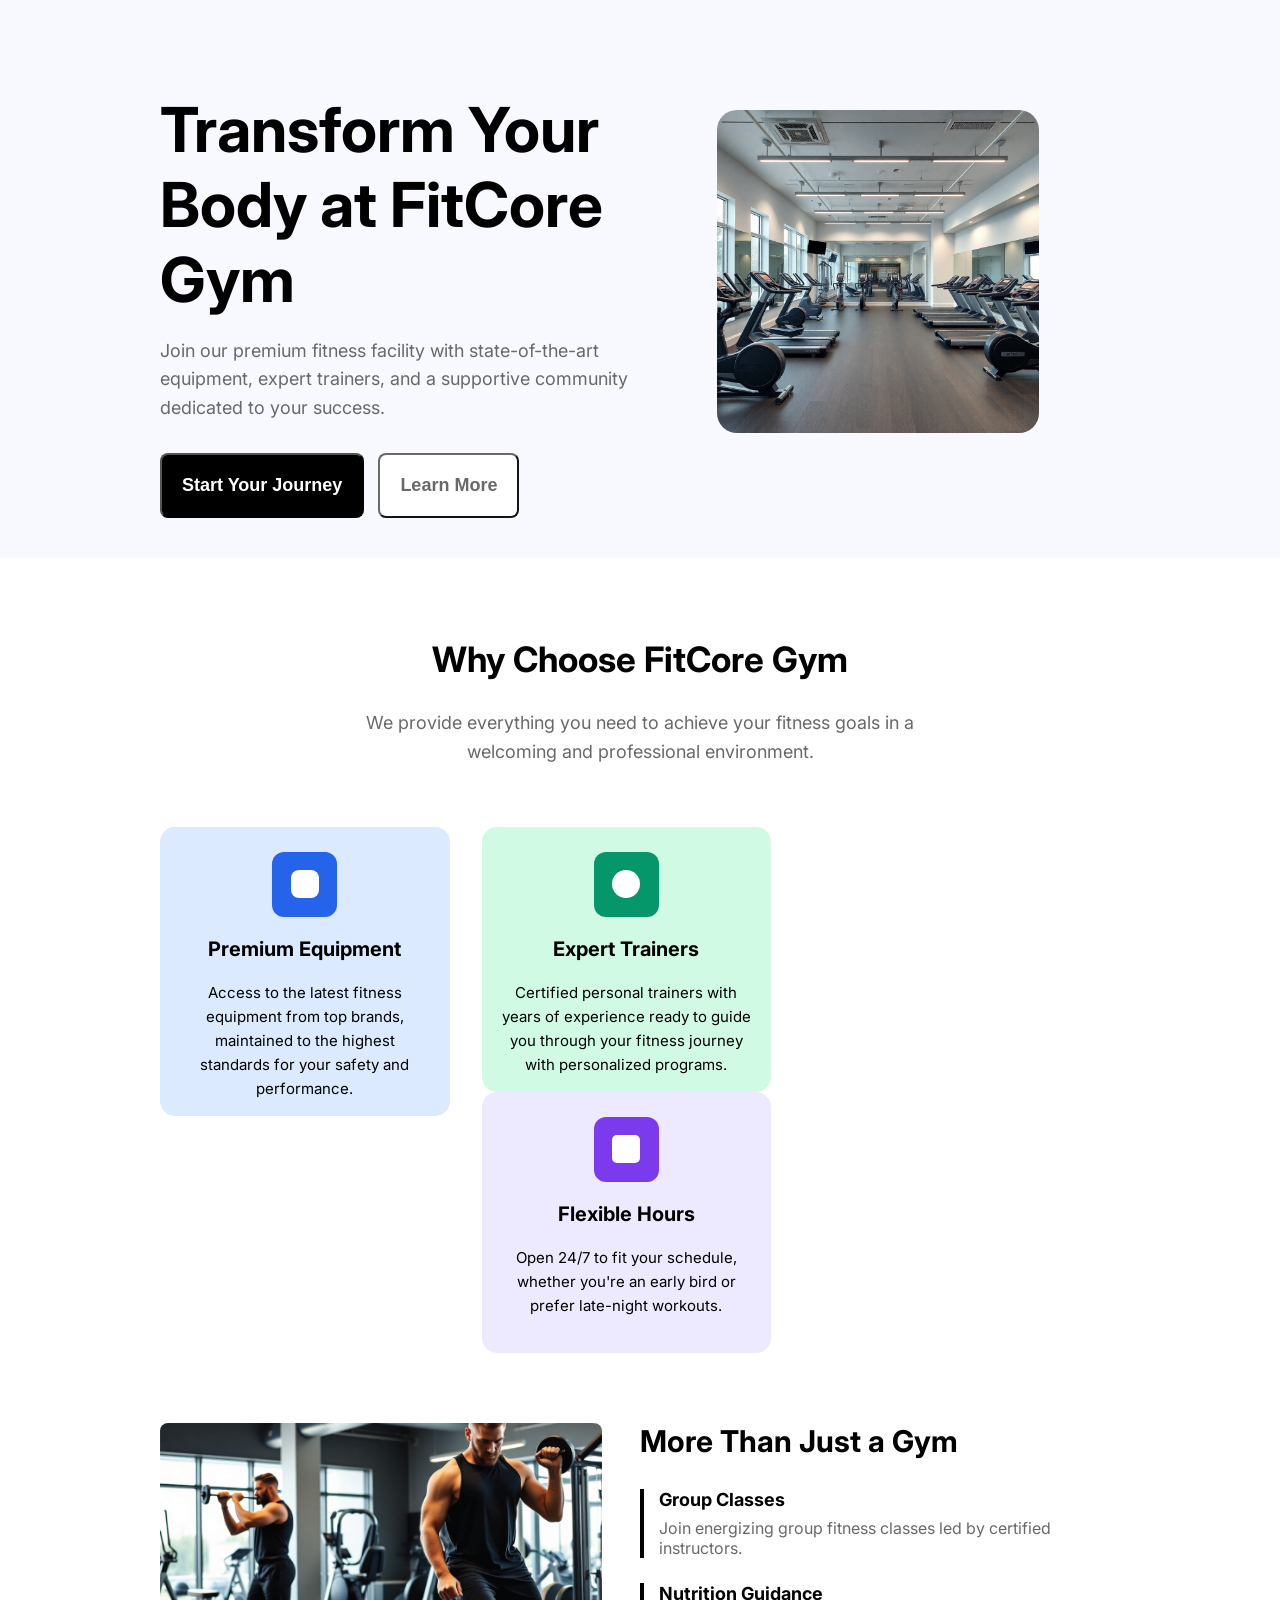
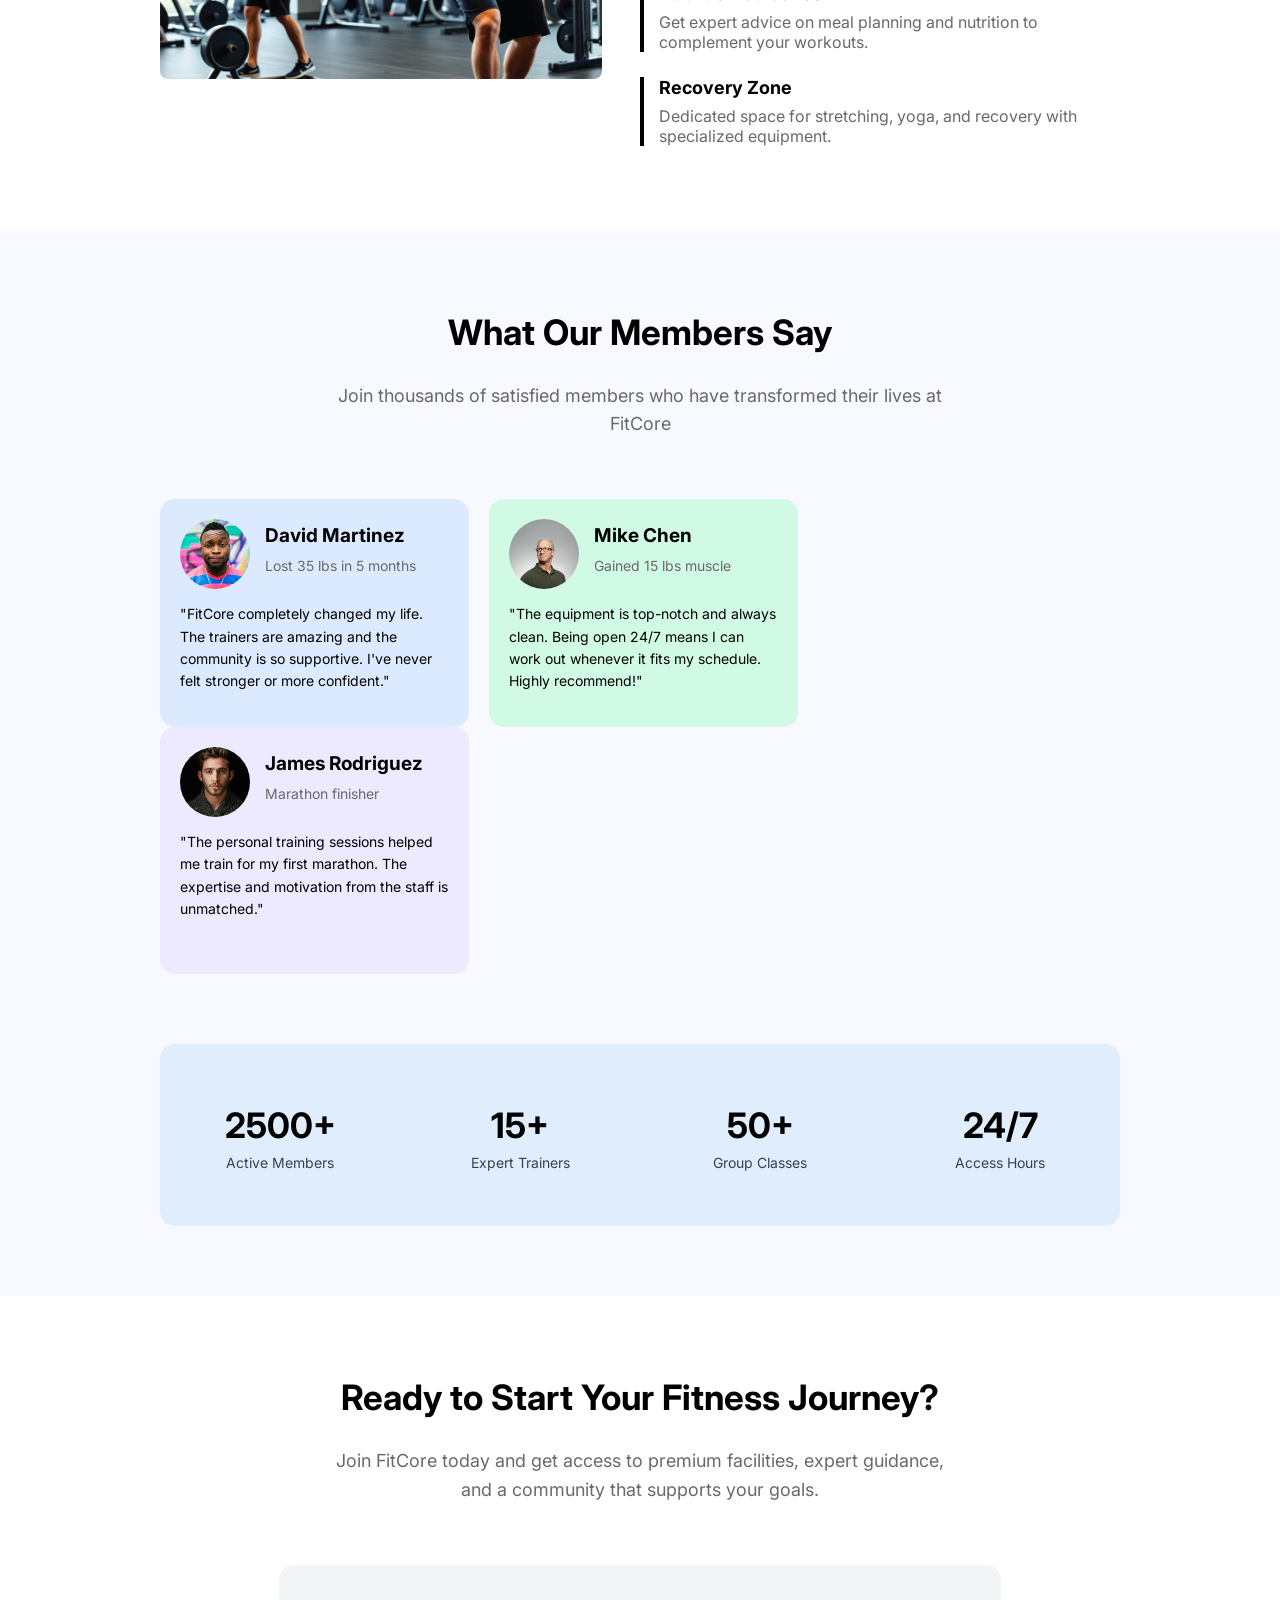
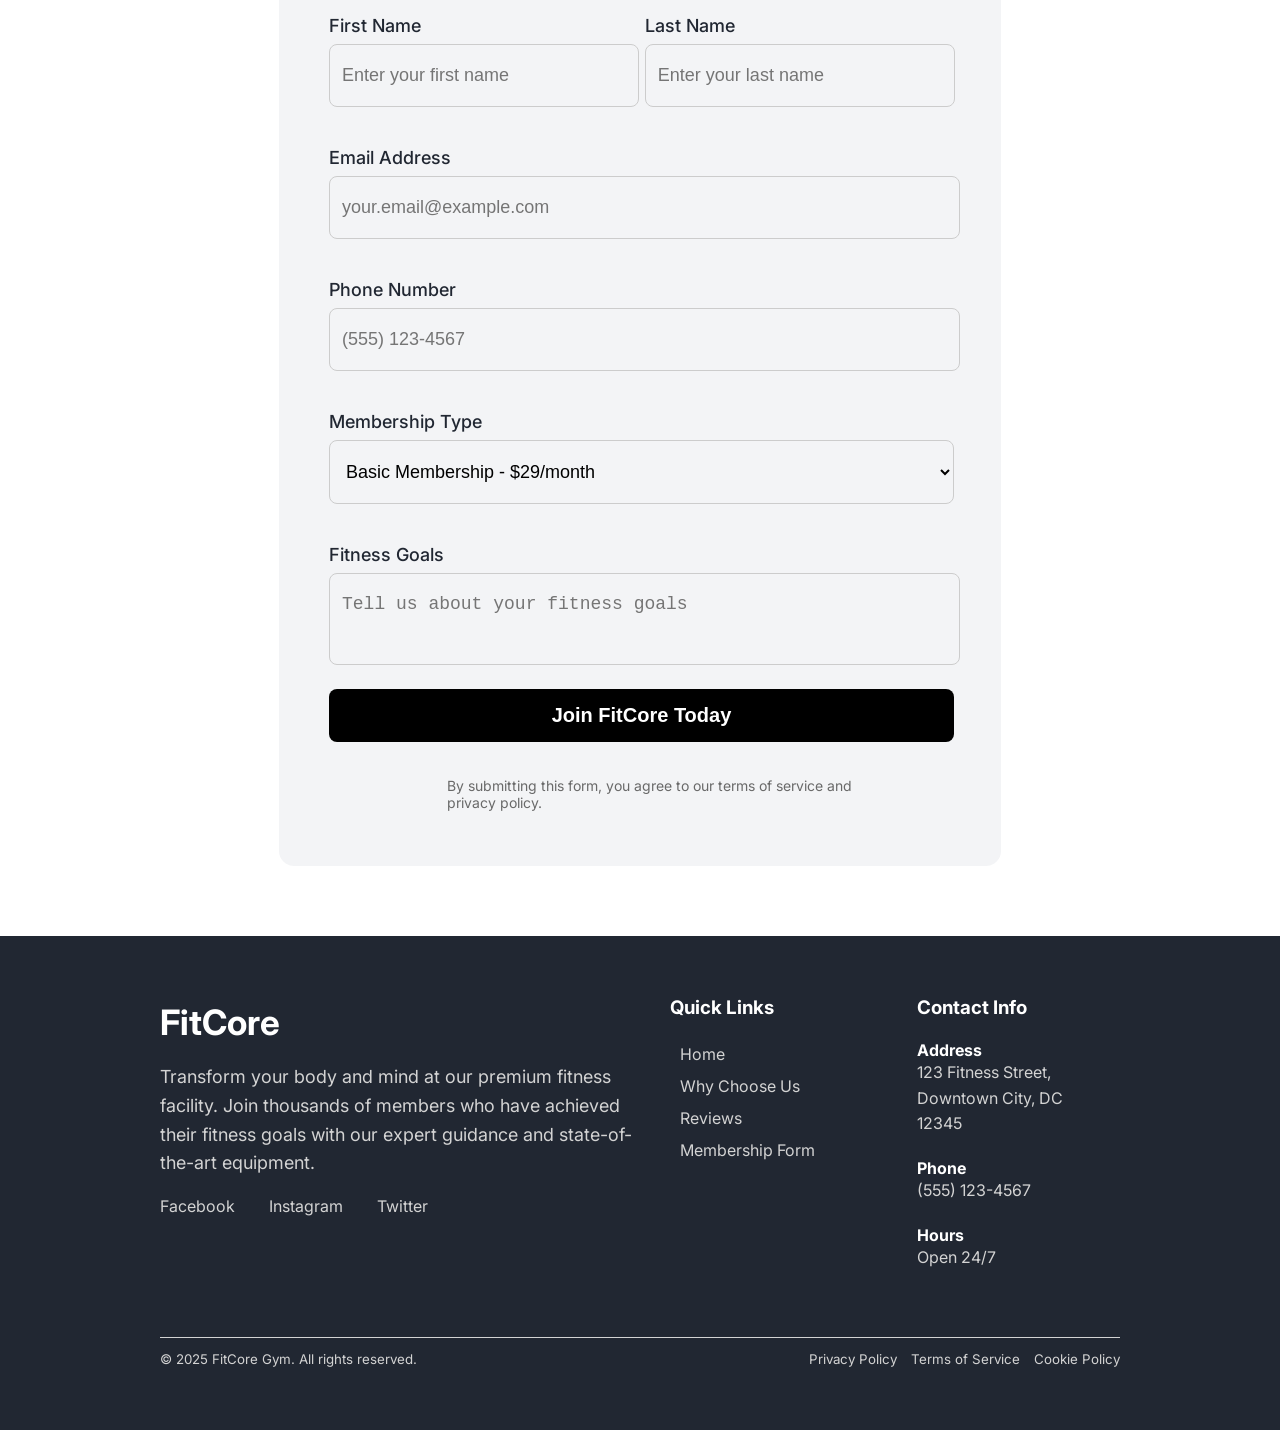
<file: index.html>
<!DOCTYPE html>
<html>

    <head>
        <link rel="stylesheet" href="style.css">
        <link href="https://fonts.googleapis.com/css2?family=Inter:wght@400;600;700&display=swap" rel="stylesheet">
        <title>FitCore Gym | Assignment 2</title>
        <link rel="icon" href="./A2-img/favicon.png" type="image/png">
    </head>

    <body>
        <div class="heroSection">
            <div class="heroContainer">

                <div class="heroContent">
                    <h1>Transform Your Body at FitCore Gym</h1>
                    <p>Join our premium fitness facility with state-of-the-art equipment, expert trainers, and a supportive community dedicated to your success.</p>
                    <button class="btn1 btn">Start Your Journey</button>
                    <button class="btn2 btn">Learn More</button>
                </div>
                
                <div class="heroImg">
                        <img src="./A2-img/hero-section-img.png" alt="Hero Section image">
                </div>

                <div class="clear-fix"></div>

            </div>
            
        </div>

        <div class="whyUs">

            <div class="whyUs_container">

                <div class="whyUs_content">
                    <h2>Why Choose FitCore Gym</h2>
                    <p>We provide everything you need to achieve your fitness goals in a welcoming and professional environment.</p>
                </div>

                <div class="whyUs_cards">

                    <div class="whyUs_firstCard cards">
                        <div class="icon">
                            <div class="icon1 common"></div>
                        </div>
                        <h3>Premium Equipment</h3>
                        <p>Access to the latest fitness equipment from top brands, maintained to the highest standards for your safety and performance.</p>
                    </div>

                    <div class="whyUs_secondCard cards">
                        <div class="icon">
                            <div class="icon2 common"></div>
                        </div>
                        <h3>Expert Trainers</h3>
                        <p>Certified personal trainers with years of experience ready to guide you through your fitness journey with personalized programs.</p>
                    </div>

                    <div class="whyUs_thirdCard cards">
                        <div class="icon">
                            <div class="icon3 common"></div>
                        </div>
                        <h3>Flexible Hours</h3>
                        <p>Open 24/7 to fit your schedule, whether you're an early bird or prefer late-night workouts.</p>
                        <br>
                    </div>

                    <div class="clear-fix"></div>

                </div>

                <div class="whyUs_last">
                    <div class="whyUs_last_img">
                        <img src="./A2-img/why-choose-us.png" alt="Why Choose Us image">
                    </div>

                    <div class="whyUs_last_content">
                        <h3>More Than Just a Gym</h3>

                        <div class="feature">
                            <h4>Group Classes</h4>
                            <p>Join energizing group fitness classes led by certified instructors.</p>
                        </div>

                        <div class="feature">
                            <h4>Nutrition Guidance</h4>
                            <p>Get expert advice on meal planning and nutrition to complement your workouts.</p>
                        </div>

                        <div class="feature">
                            <h4>Recovery Zone</h4>
                            <p>Dedicated space for stretching, yoga, and recovery with specialized equipment.</p>
                        </div>

                    </div>
                    <div class="clear-fix"></div>
                </div>

            </div>
            
        </div>

        <div class="memberSection">
            <div class="memberContainer">
                <div class="memberTitle">
                    <h2>What Our Members Say</h2>
                    <p>Join thousands of satisfied members who have transformed their lives at FitCore</p>
                </div>

                <div class="memberCard">

                    <div class="member_firstCard memcards">

                        <div class="member">
                            <img src="./A2-img/avatar-1.jpg" alt="First Member image">

                            <div class="memberContent">
                                <h4>David Martinez</h4>
                                <p>Lost 35 lbs in 5 months</p>
                            </div>

                            <div class="clear-fix"></div>
                            
                        </div>

                        <p>"FitCore completely changed my life. The trainers are amazing and the community is so supportive. I've never felt stronger or more confident."</p>

                    </div>

                    <div class="member_secondCard memcards">

                        <div class="member">
                            <img src="./A2-img/avatar-2.jpg" alt="Second Member image">

                            <div class="memberContent">
                                <h4>Mike Chen</h4>
                                <p>Gained 15 lbs muscle</p>
                            </div>

                            <div class="clear-fix"></div>
                        
                        </div>

                        <p>"The equipment is top-notch and always clean. Being open 24/7 means I can work out whenever it fits my schedule. Highly recommend!"</p>

                    </div>

                    <div class="member_thirdCard memcards">

                        <div class="member">
                            <img src="./A2-img/avatar-3.jpg" alt="Third Member image">

                            <div class="memberContent">
                                <h4>James Rodriguez</h4>
                                <p>Marathon finisher</p>
                            </div>

                            <div class="clear-fix"></div>
                            
                        </div>

                        <p>"The personal training sessions helped me train for my first marathon. The expertise and motivation from the staff is unmatched."</p>
                        <br>

                    </div>

                    <div class="clear-fix"></div>
                </div>

                <div class="memNumbers">
                    <div class="num">
                        <h4>2500+</h4>
                        <p>Active Members</p>
                    </div>

                    <div class="num">
                        <h4>15+</h4>
                        <p>Expert Trainers</p>
                    </div>

                    <div class="num">
                        <h4>50+</h4>
                        <p>Group Classes</p>
                    </div>

                    <div class="num">
                        <h4>24/7</h4>
                        <p>Access Hours</p>
                    </div>

                    <div class="clear-fix"></div>
                </div>

            </div>
        </div>

        <div class="formSection">
            <div class="formContainer">
                <div class="formContent">
                    <h2>Ready to Start Your Fitness Journey?</h2>
                    <p>Join FitCore today and get access to premium facilities, expert guidance, and a community that supports your goals.</p>
                </div>


                <form class="formBox">

                    <!-- row 1 -->
                    <div class="row">
                        <div class="half">
                            <label for="fname">First Name</label>
                            <input id="fname" name="firstName" type="text" placeholder="Enter your first name">
                        </div>

                        <div class="half">
                            <label for="lname">Last Name</label>
                            <input id="lname" name="lastName" type="text" placeholder="Enter your last name">
                        </div>

                        <div class="clear-fix"></div>
                    </div>

                    <!-- row 2 -->
                    <div class="row">
                        <label for="email">Email Address</label>
                        <input id="email" name="email" type="email" placeholder="your.email@example.com">
                    </div>

                    <!-- row 3 -->
                    <div class="row">
                        <label for="phNo">Phone Number</label>
                        <input id="phNo" name="phoneNo" type="text" placeholder="(555) 123-4567">
                    </div>

                    <!-- row 4 -->
                    <div class="row">
                        <label for="type">Membership Type</label>
                        <select id="type">
                            <option value="type1">Basic Membership - $29/month</option>
                            <option value="type2">Premium Membership - $49/month</option>
                            <option value="type3">VIP Membership - $79/month</option>
                        </select>
                    </div>

                    <!-- row 5 -->
                    <div class="row">
                        <label for="goal">Fitness Goals</label>
                        <textarea id="goal" name="goalDescription" placeholder="Tell us about your fitness goals"></textarea>
                    </div>

                    <!-- button -->
                    <button class="submitBtn">Join FitCore Today</button>

                    <p>By submitting this form, you agree to our terms of service and privacy policy.</p>

                </form>
                
            </div>
        </div>


        <div class="footer">
            <div class="footerContainer">
                <div class="footerContent">

                    <div class="footerContent_first">
                        <h3>FitCore</h3>
                        <p>Transform your body and mind at our premium fitness facility. Join thousands of members who have achieved their fitness goals with our expert guidance and state-of-the-art equipment.</p>
                        <ul>
                            <li>Facebook</li>
                            <li>Instagram</li>
                            <li>Twitter</li>
                        </ul>
                    </div>
                    

                    <div class="footerContent_second">
                        <h3>Quick Links</h3>
                        <ul>
                            <li>Home</li>
                            <li>Why Choose Us</li>
                            <li>Reviews</li>
                            <li>Membership Form</li>
                        </ul>
                        
                    </div>

                    <div class="footerContent_third">
                        <h3>Contact Info</h3>
                        <h4>Address</h4>
                        <p>123 Fitness Street, Downtown City, DC 12345</p>
                        <h4>Phone</h4>
                        <p class="click">(555) 123-4567</p>
                        <h4>Hours</h4>
                        <p>Open 24/7</p>
                        
                    </div>
                    <div class="clear-fix"></div>
                </div>

                <div class="copyright">
                    <p>© 2025 FitCore Gym. All rights reserved.</p>
                    <ul>
                        <li>Privacy Policy</li>
                        <li>Terms of Service</li>
                        <li>Cookie Policy</li>
                    </ul>

                    <div class="clear-fix"></div>
                </div>
            </div>
        </div>

    </body>

</html>
</file>
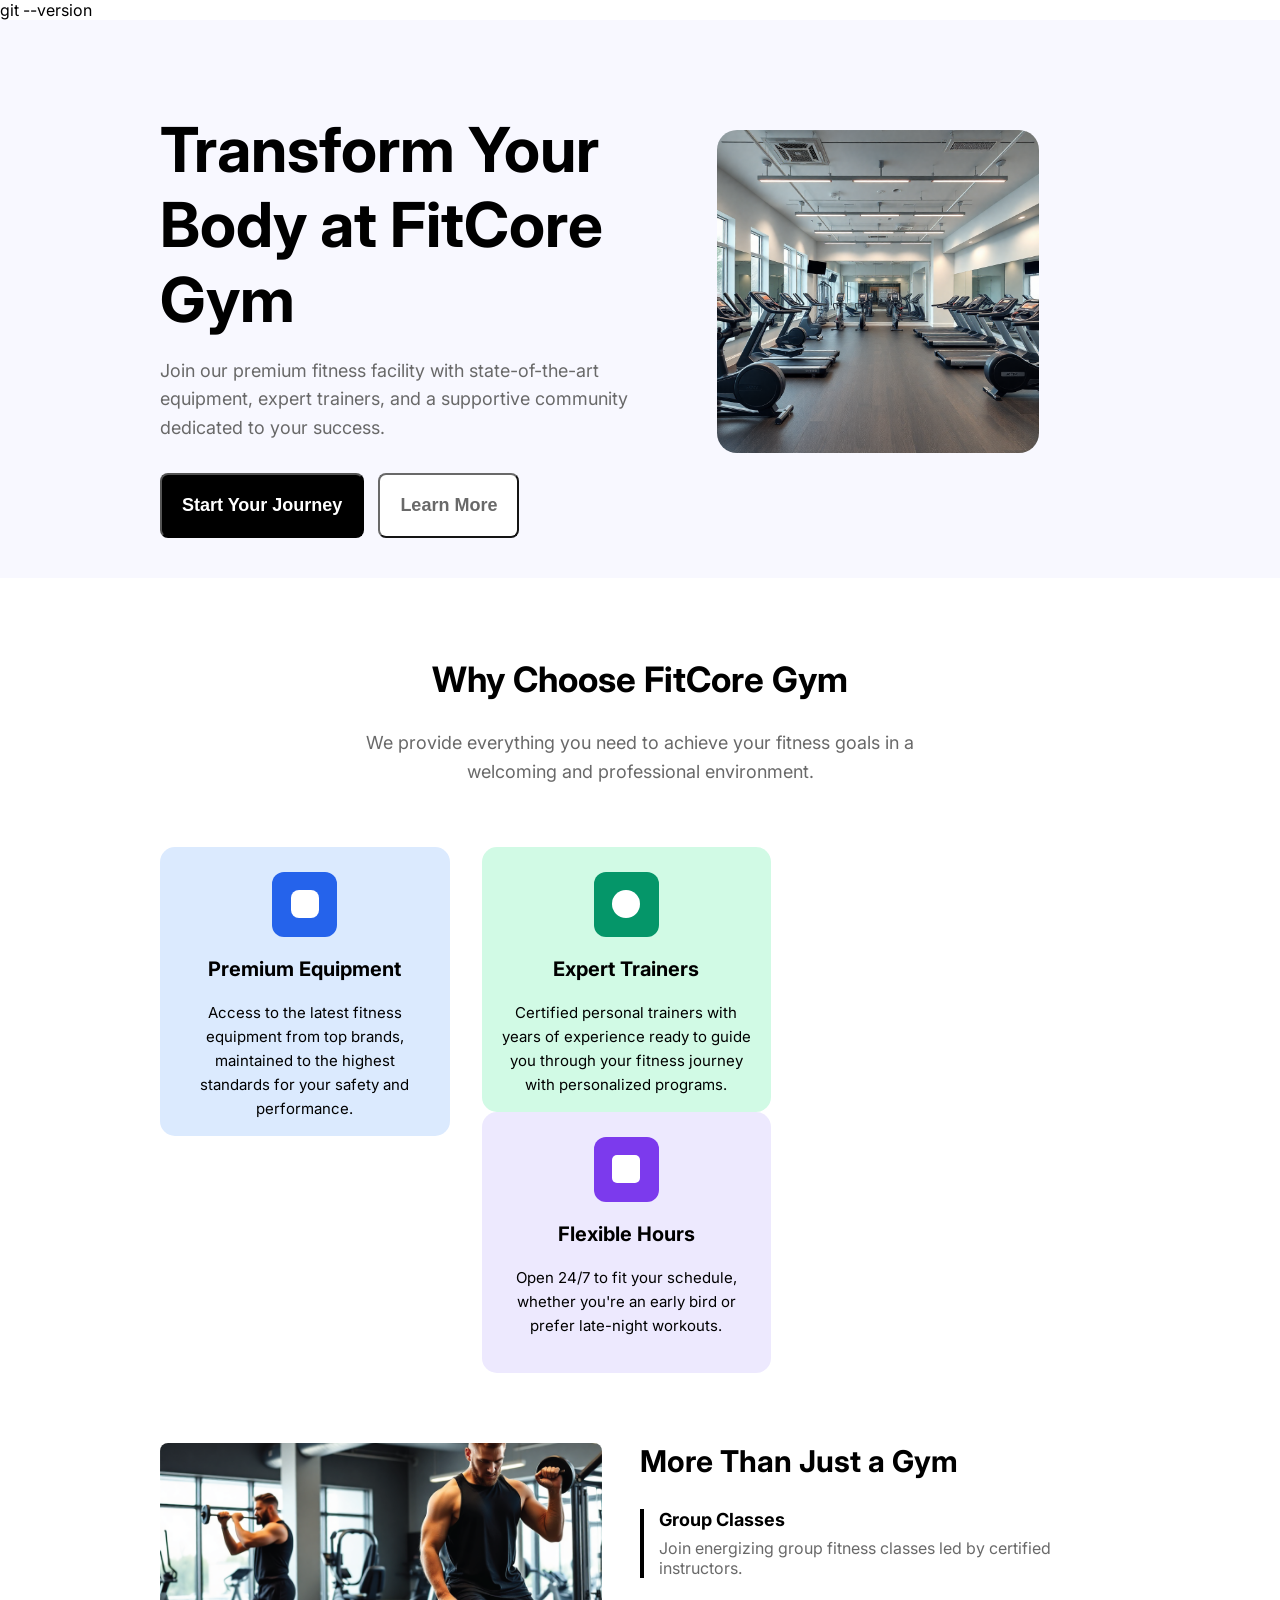
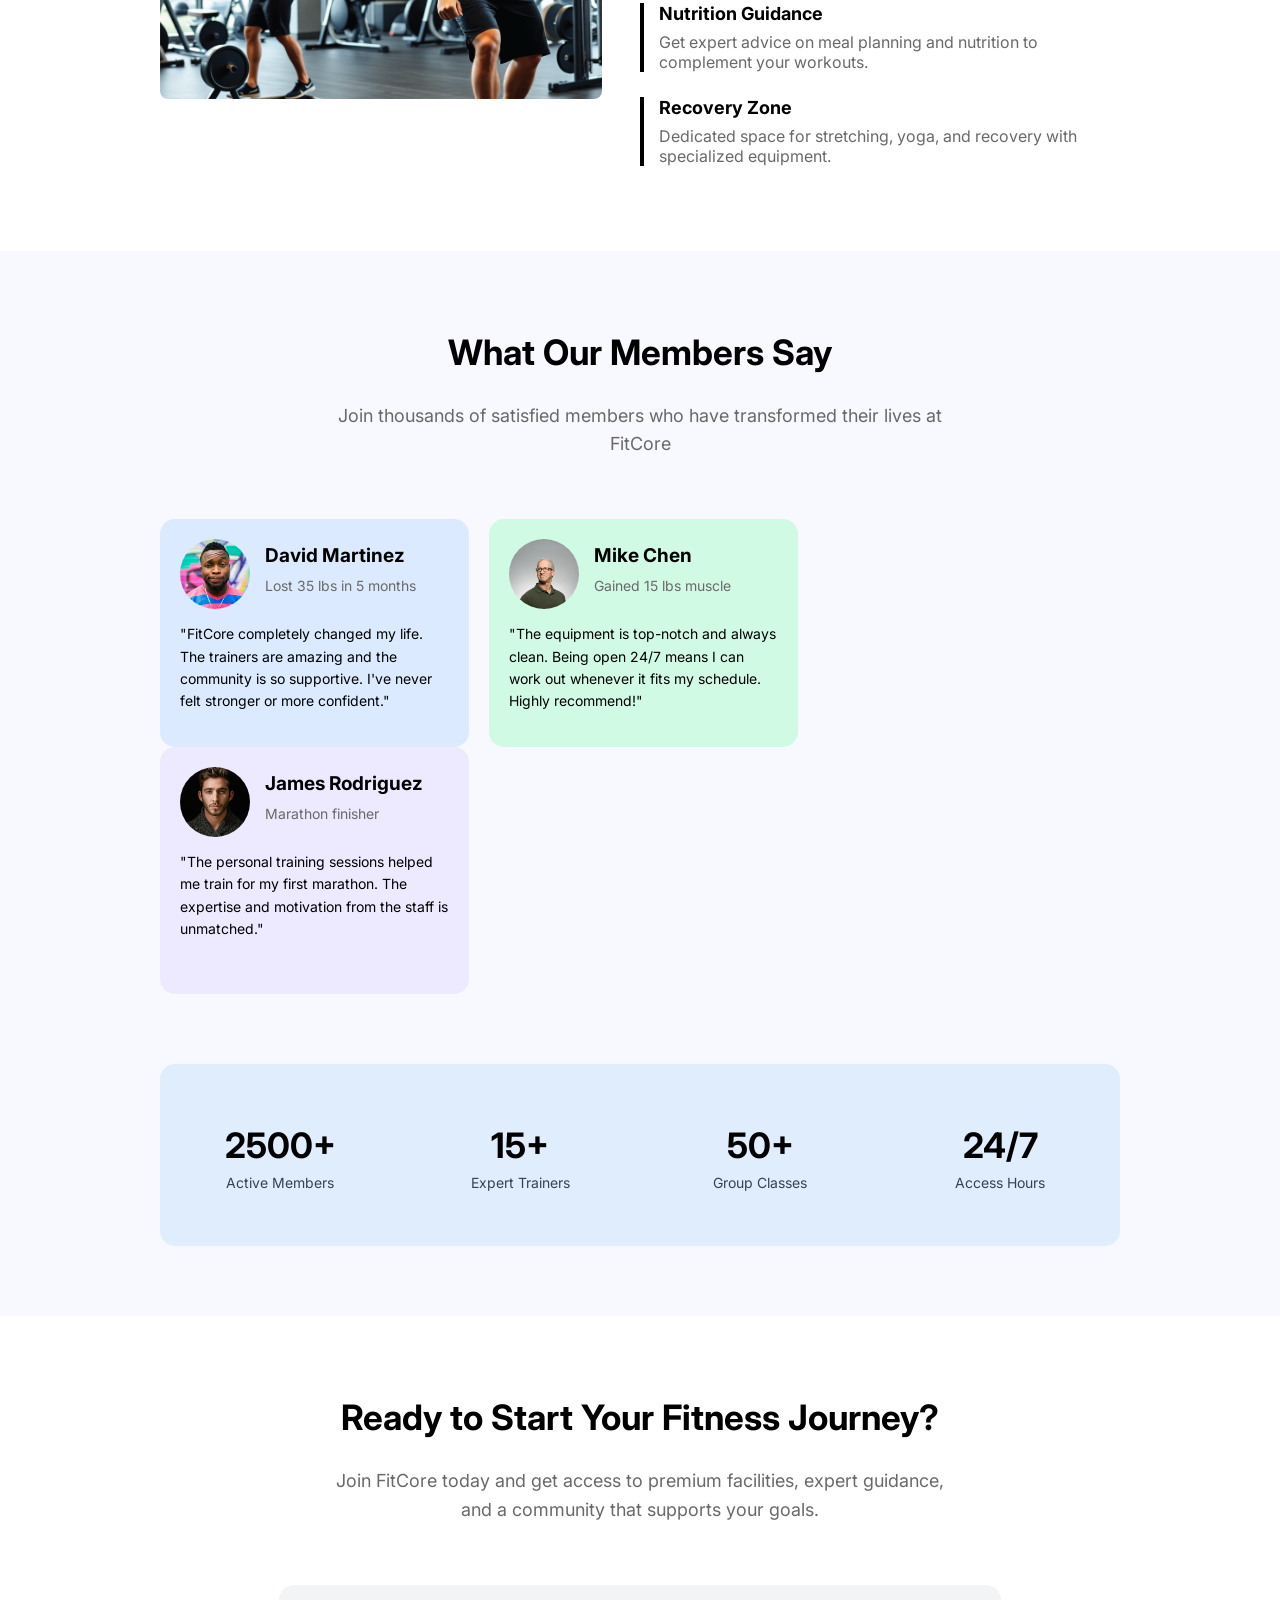
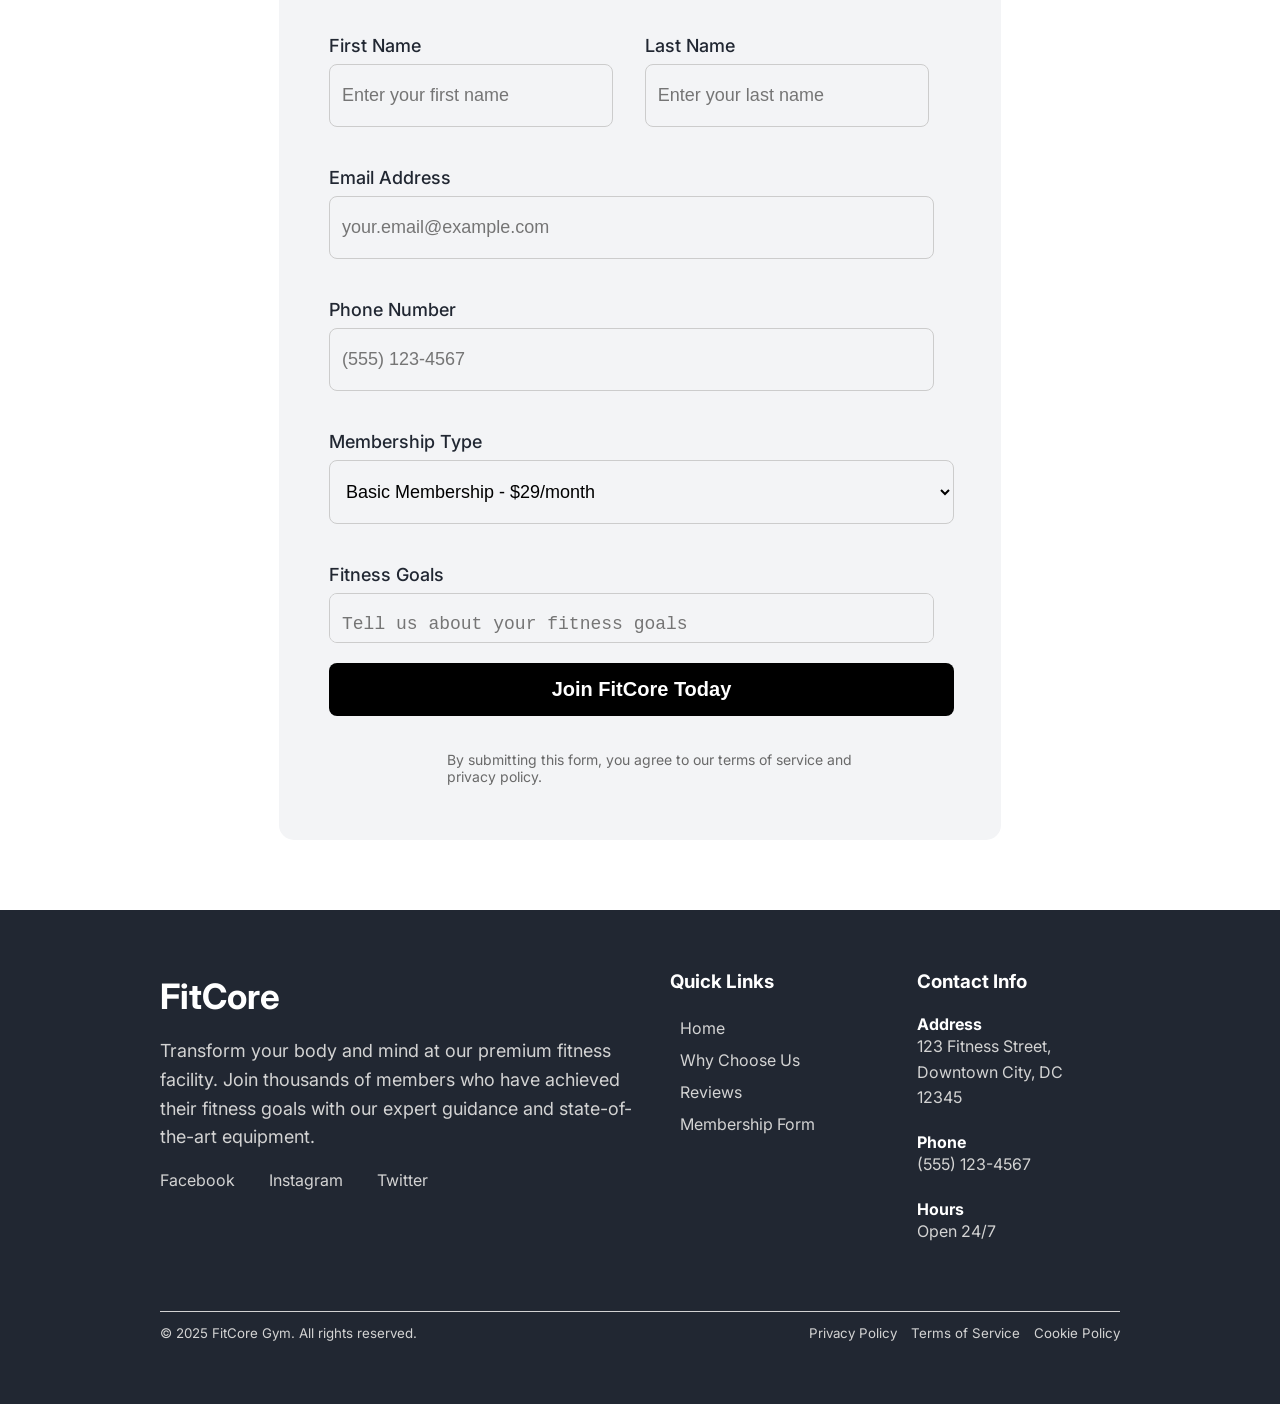
<file: A2/index.html>
git --version<!DOCTYPE html>
<html>

    <head>
        <link rel="stylesheet" href="style.css">
        <link href="https://fonts.googleapis.com/css2?family=Inter:wght@400;600;700&display=swap" rel="stylesheet">
        <title>FitCore Gym | Assignment 2</title>
        <link rel="icon" href="../A2-img/favicon.png" type="image/png">
    </head>

    <body>
        <div class="heroSection">
            <div class="heroContainer">

                <div class="heroContent">
                    <h1>Transform Your Body at FitCore Gym</h1>
                    <p>Join our premium fitness facility with state-of-the-art equipment, expert trainers, and a supportive community dedicated to your success.</p>
                    <button class="btn1 btn">Start Your Journey</button>
                    <button class="btn2 btn">Learn More</button>
                </div>
                
                <div class="heroImg">
                        <img src="../A2-img/hero-section-img.png" alt="Hero Section image">
                </div>

                <div class="clear-fix"></div>

            </div>
            
        </div>

        <div class="whyUs">

            <div class="whyUs_container">

                <div class="whyUs_content">
                    <h2>Why Choose FitCore Gym</h2>
                    <p>We provide everything you need to achieve your fitness goals in a welcoming and professional environment.</p>
                </div>

                <div class="whyUs_cards">

                    <div class="whyUs_firstCard cards">
                        <div class="icon">
                            <div class="icon1 common"></div>
                        </div>
                        <h3>Premium Equipment</h3>
                        <p>Access to the latest fitness equipment from top brands, maintained to the highest standards for your safety and performance.</p>
                    </div>

                    <div class="whyUs_secondCard cards">
                        <div class="icon">
                            <div class="icon2 common"></div>
                        </div>
                        <h3>Expert Trainers</h3>
                        <p>Certified personal trainers with years of experience ready to guide you through your fitness journey with personalized programs.</p>
                    </div>

                    <div class="whyUs_thirdCard cards">
                        <div class="icon">
                            <div class="icon3 common"></div>
                        </div>
                        <h3>Flexible Hours</h3>
                        <p>Open 24/7 to fit your schedule, whether you're an early bird or prefer late-night workouts.</p>
                        <br>
                    </div>

                    <div class="clear-fix"></div>

                </div>

                <div class="whyUs_last">
                    <div class="whyUs_last_img">
                        <img src="../A2-img/why-choose-us.png" alt="Why Choose Us image">
                    </div>

                    <div class="whyUs_last_content">
                        <h3>More Than Just a Gym</h3>

                        <div class="feature">
                            <h4>Group Classes</h4>
                            <p>Join energizing group fitness classes led by certified instructors.</p>
                        </div>

                        <div class="feature">
                            <h4>Nutrition Guidance</h4>
                            <p>Get expert advice on meal planning and nutrition to complement your workouts.</p>
                        </div>

                        <div class="feature">
                            <h4>Recovery Zone</h4>
                            <p>Dedicated space for stretching, yoga, and recovery with specialized equipment.</p>
                        </div>

                    </div>
                    <div class="clear-fix"></div>
                </div>

            </div>
            
        </div>

        <div class="memberSection">
            <div class="memberContainer">
                <div class="memberTitle">
                    <h2>What Our Members Say</h2>
                    <p>Join thousands of satisfied members who have transformed their lives at FitCore</p>
                </div>

                <div class="memberCard">

                    <div class="member_firstCard memcards">

                        <div class="member">
                            <img src="../A2-img/avatar-1.jpg" alt="First Member image">

                            <div class="memberContent">
                                <h4>David Martinez</h4>
                                <p>Lost 35 lbs in 5 months</p>
                            </div>

                            <div class="clear-fix"></div>
                            
                        </div>

                        <p>"FitCore completely changed my life. The trainers are amazing and the community is so supportive. I've never felt stronger or more confident."</p>

                    </div>

                    <div class="member_secondCard memcards">

                        <div class="member">
                            <img src="../A2-img/avatar-2.jpg" alt="Second Member image">

                            <div class="memberContent">
                                <h4>Mike Chen</h4>
                                <p>Gained 15 lbs muscle</p>
                            </div>

                            <div class="clear-fix"></div>
                        
                        </div>

                        <p>"The equipment is top-notch and always clean. Being open 24/7 means I can work out whenever it fits my schedule. Highly recommend!"</p>

                    </div>

                    <div class="member_thirdCard memcards">

                        <div class="member">
                            <img src="../A2-img//avatar-3.jpg" alt="Third Member image">

                            <div class="memberContent">
                                <h4>James Rodriguez</h4>
                                <p>Marathon finisher</p>
                            </div>

                            <div class="clear-fix"></div>
                            
                        </div>

                        <p>"The personal training sessions helped me train for my first marathon. The expertise and motivation from the staff is unmatched."</p>
                        <br>

                    </div>

                    <div class="clear-fix"></div>
                </div>

                <div class="memNumbers">
                    <div class="num">
                        <h4>2500+</h4>
                        <p>Active Members</p>
                    </div>

                    <div class="num">
                        <h4>15+</h4>
                        <p>Expert Trainers</p>
                    </div>

                    <div class="num">
                        <h4>50+</h4>
                        <p>Group Classes</p>
                    </div>

                    <div class="num">
                        <h4>24/7</h4>
                        <p>Access Hours</p>
                    </div>

                    <div class="clear-fix"></div>
                </div>

            </div>
        </div>

        <div class="formSection">
            <div class="formContainer">
                <div class="formContent">
                    <h2>Ready to Start Your Fitness Journey?</h2>
                    <p>Join FitCore today and get access to premium facilities, expert guidance, and a community that supports your goals.</p>
                </div>


                <form class="formBox">

                    <!-- row 1 -->
                    <div class="row">
                        <div class="half">
                            <label for="fname">First Name</label>
                            <input id="fname" name="firstName" type="text" placeholder="Enter your first name">
                        </div>

                        <div class="half">
                            <label for="lname">Last Name</label>
                            <input id="lname" name="lastName" type="text" placeholder="Enter your last name">
                        </div>

                        <div class="clear-fix"></div>
                    </div>

                    <!-- row 2 -->
                    <div class="row">
                        <label for="email">Email Address</label>
                        <input id="email" name="email" type="email" placeholder="your.email@example.com">
                    </div>

                    <!-- row 3 -->
                    <div class="row">
                        <label for="phNo">Phone Number</label>
                        <input id="phNo" name="phoneNo" type="text" placeholder="(555) 123-4567">
                    </div>

                    <!-- row 4 -->
                    <div class="row">
                        <label for="type">Membership Type</label>
                        <select id="type">
                            <option value="type1">Basic Membership - $29/month</option>
                            <option value="type2">Premium Membership - $49/month</option>
                            <option value="type3">VIP Membership - $79/month</option>
                        </select>
                    </div>

                    <!-- row 5 -->
                    <div class="row">
                        <label for="goal">Fitness Goals</label>
                        <textarea id="goal" name="goalDescription" placeholder="Tell us about your fitness goals"></textarea>
                    </div>

                    <!-- button -->
                    <button class="submitBtn">Join FitCore Today</button>

                    <p>By submitting this form, you agree to our terms of service and privacy policy.</p>

                </form>
                
            </div>
        </div>


        <div class="footer">
            <div class="footerContainer">
                <div class="footerContent">

                    <div class="footerContent_first">
                        <h3>FitCore</h3>
                        <p>Transform your body and mind at our premium fitness facility. Join thousands of members who have achieved their fitness goals with our expert guidance and state-of-the-art equipment.</p>
                        <ul>
                            <li>Facebook</li>
                            <li>Instagram</li>
                            <li>Twitter</li>
                        </ul>
                    </div>
                    

                    <div class="footerContent_second">
                        <h3>Quick Links</h3>
                        <ul>
                            <li>Home</li>
                            <li>Why Choose Us</li>
                            <li>Reviews</li>
                            <li>Membership Form</li>
                        </ul>
                        
                    </div>

                    <div class="footerContent_third">
                        <h3>Contact Info</h3>
                        <h4>Address</h4>
                        <p>123 Fitness Street, Downtown City, DC 12345</p>
                        <h4>Phone</h4>
                        <p class="click">(555) 123-4567</p>
                        <h4>Hours</h4>
                        <p>Open 24/7</p>
                        
                    </div>
                    <div class="clear-fix"></div>
                </div>

                <div class="copyright">
                    <p>© 2025 FitCore Gym. All rights reserved.</p>
                    <ul>
                        <li>Privacy Policy</li>
                        <li>Terms of Service</li>
                        <li>Cookie Policy</li>
                    </ul>

                    <div class="clear-fix"></div>
                </div>
            </div>
        </div>

    </body>

</html>
</file>
<file: style.css>
body{
    margin: 0;
    font-family: 'Inter', sans-serif;
}

.heroSection{
    width: 100%;
    background-color: ghostwhite;
    overflow: auto; /* بستخدمة علشان لما اعمل margin-top لل child ميكنش لازق فيه */
}

.heroContainer{
    width: 75%;
    margin: 50px auto 40px auto;
} 

.heroContent{
    float: left;
    width: 55%;
}

.heroContent h1{
    font-size: 62px;
    font-weight: bold;
    width: 90%;
    margin-bottom: 20px;
}

.heroContent p{
    color: dimgray;
    font-size: 18px;
    line-height: 1.6; /*line space in paragraph*/
    width: 90%;
    margin-bottom: 30px;
}

.heroContent .btn{
    padding: 20px;
    font-size: 18px;
    border-radius: 8px;
    font-weight: bold;
    cursor: pointer; /*button pointer*/
    display: inline-block;
}

.heroContent .btn1{
    background-color: black;
    color: white;
    margin-right: 10px;
}

.heroContent .btn2{
    background-color: white;
    color: dimgray;
    border-color: dimgray;
}

.heroImg{
    float: right;
    width: 42%;
    text-align: left;
    margin-top: 60px;
    margin-bottom: 60px;
}

.heroImg img{
    width: 80%;
    border-radius: 20px;
}

.clear-fix{
    clear: both;
}

/*******************************************************************************************************/

/* why choose us section */

.whyUs,
.formSection{
    width: 100%;
    background-color: white;
    overflow: auto;
}

.whyUs_container, 
.memberContainer,
.formContainer,
.footerContainer{
    width: 75%;
    margin: 0 auto 0;
}

.whyUs_content,
.memberTitle,
.formContent{
    width: 100%;
    margin: 80px 0 60px 0;
    text-align: center;
}

.whyUs_content h2,
.memberTitle h2,
.formContent h2{
    font-size: 35px;
    font-weight: bold;
}

.whyUs_content p,
.memberTitle p,
.formContent p{
    color: dimgray;
    font-size: 18px;
    line-height: 1.6; /*line space in paragraph*/
    width: 65%;
    margin: 0 auto 30px auto;
}

.whyUs_cards,
.memberCard{
    width: 100%;
    margin: 0 auto 70px;
    margin-left: auto;
    margin-right: auto;
}

.cards{
    width: 26%;
    float: left;
    border-radius: 15px;
    margin: 0 3.333% 0 0;
    text-align: center;
    padding: 0 20px 0;
}

.icon{
    width: 65px;
    height: 65px;
    border-radius: 12px;
    margin: 25px auto 20px;
    overflow: auto;
}

.whyUs_firstCard{
    background-color: #dbeafe;
}

.cards h3{
    font-size: 20px;
}

.cards p{
    font-size: 15px;
    line-height: 1.6;
}

.whyUs_secondCard{
    background-color: #d1fae5;
}

.whyUs_thirdCard{
    background-color: #ede9fe;
    /* padding-bottom: 23px; */
}

.whyUs_firstCard .icon{
    background-color: #2563eb;
}

.whyUs_secondCard .icon{
    background-color: #059669;
}

.whyUs_thirdCard .icon{
    background-color: #7c3aed;
}

.common{
    width: 28px;
    height: 28px;
    margin: 18px auto;
    background-color: white;
}

.whyUs_firstCard .icon .icon1{
    border-radius: 8px;
}

.whyUs_secondCard .icon .icon2{
    border-radius: 15px;
}

.whyUs_thirdCard .icon .icon3{
    border-radius: 5px;
}

.clear-fix{
    clear: both;
}

.whyUs_last{
    width: 100%;
    margin-bottom: 60px;
}

.whyUs_last_img{
    float: left;
    width: 46%;
}

.whyUs_last_img img{
    width: 100%;
    border-radius: 8px;
}


.whyUs_last_content{
    float: right;
    width: 50%;
}

.whyUs_last_content h3{
    font-size: 30px;
    margin-top: 0;
}


.clear-fix{
    clear: both;
}

.feature{
    border-left: 4px solid black; /* الخط */
    padding-left: 15px;            /* يبعد الكلام عن الخط */
    margin-bottom: 25px;
}

.feature h4{
    font-size: 18px;
    margin: 0 0 8px;
}

.feature p{
    margin: 0;
    color: dimgray;
}


/*******************************************************************************************************/

/* members section */


.memberSection{
    width: 100%;
    background-color: ghostwhite;
    overflow: auto;
}



.member{
    width: 100%;
    
}

.member img{
    width: 70px;
    border-radius: 40px;
    float: left;
}

.memberContent{
    float: left;
    margin-left: 15px;
    text-align: left;
}

.memberContent h4{
    margin: 5px 0 0 0;
    font-size: 19px;
}

.memberContent p{
    margin: 8px 0 0;
    font-size: 14px;
    color: dimgray;
}

.memcards p{
    text-align: left;
    line-height: 1.6;
    font-size: 14px;
}

.clear-fix{
    clear: both;
}

.memcards{
    width: 28%;
    float: left;
    border-radius: 15px;
    margin-right: 20px;
    text-align: center;
    padding: 20px 20px;
    /* padding: 0 20px 0; */
}


.member_firstCard{
    background-color: #dbeafe;
}

.member_secondCard{
    background-color: #d1fae5;
}

.member_thirdCard{
    background-color: #ede9fe;
}


.memNumbers{
    width: 100%;
    background-color: #e0edfd;
    border-radius: 15px;
    padding: 30px 0;
    margin: 40px 0 70px;
}

.num{
    width: 25%;
    float: left;
    text-align: center;
}

.num h4{
    margin: 0;
    font-size: 35px;
    padding-top: 30px;
}

.num p{
    margin: 8px 0 0;
    color: #374151;
    font-size: 14px;
    padding-bottom: 25px;
}

.clear-fix{
    clear: both;
}

/*******************************************************************************************************/

/* form section */

.formBox{
    width: 70%;
    margin: 40px auto 70px;
    background-color: #f3f4f6;
    padding: 30px 0 30px 50px;
    border-radius: 15px;
}

.row{
    margin-bottom: 20px;
}

.half{
    width: 47%;
    float: left;
}



label{
    padding-top: 20px;
    display: block;
    margin-bottom: 8px;
    font-weight: 500;
    font-size: 18px;
    color: #212732;
}

input, select, textarea{
    width: 90%;
    padding: 20px 12px;
    border-radius: 8px;
    background-color: #f3f4f6;
    font-size: 18px;
    border: 1px solid #ccc;
}

select{
    width: 93%;
}

textarea{
    height: 50px;
    resize: none;
}

.submitBtn{
    width: 93%;
    padding: 15px;
    background-color: black;
    color: white;
    border-radius: 8px;
    border: none;
    font-size: 20px;
    font-weight: bold;
}

.formBox p{
    color: dimgray;
    font-size: 14px;
    width: 65%;
    margin: 35px auto 25px auto;
}

/*******************************************************************************************************/

/* footer section */

.footer{
    width: 100%;
    background-color: #212732;
    overflow: auto;
    color: white;
}

.footerContent{
    width: 100%;
    padding-bottom: 50px;
    padding-top: 30px;
}

.footerContent_first{
    width: 50%;
    float: left;
}

.footerContent_second{
    float: left;
    width: 20%;
    
}

.footerContent_third{
    float: left;
    width: 20%;
    padding-left: 85px;
}

.footerContent_first h3{
    font-weight: 700;
    font-size: 35px;
    margin-bottom: 20px;
}

.footerContent_first p{
    font-size: 18px;
    line-height: 1.6;
    color: lightgrey;
}

.footerContent_first ul{
    padding: 0;
    margin: 0;
}

.footerContent_first ul li{
    list-style: none;
    display: inline-block;
    cursor: pointer;
    color: lightgrey;
    margin-right: 30px;
    
}

.footerContent_second h3{
    margin-top: 30px;
    padding-left: 30px;
}

.footerContent_third h3{
    margin-top: 30px;
}

.footerContent_second ul li{
    list-style: none;
    cursor: pointer;
    color: lightgrey;
    line-height: 2;
}

.footerContent_third p{
    color: lightgrey;
    line-height: 1.6;
    margin-top: 0;
}

.footerContent_third h4{
    margin-bottom: 0;
}

.click{
    cursor: pointer;
}

.copyright{
    width: 100%;
    border-top: 1px solid lightgray;
    color: lightgray;
    font-size: smaller;
    padding-bottom: 50px;
}

.copyright p{
    float: left;
}

.copyright ul{
    float: right;
}

.copyright ul li{
    display: inline-block;
    cursor: pointer;
    list-style: none;
    padding-left: 10px;
}

.clear-fix {
    clear: both;
}
</file>
<file: A2/style.css>
body{
    margin: 0;
    font-family: 'Inter', sans-serif;
}

.heroSection{
    width: 100%;
    background-color: ghostwhite;
    overflow: auto; /* بستخدمة علشان لما اعمل margin-top لل child ميكنش لازق فيه */
}

.heroContainer{
    width: 75%;
    margin: 50px auto 40px auto;
} 

.heroContent{
    float: left;
    width: 55%;
}

.heroContent h1{
    font-size: 62px;
    font-weight: bold;
    width: 90%;
    margin-bottom: 20px;
}

.heroContent p{
    color: dimgray;
    font-size: 18px;
    line-height: 1.6; /*line space in paragraph*/
    width: 90%;
    margin-bottom: 30px;
}

.heroContent .btn{
    padding: 20px;
    font-size: 18px;
    border-radius: 8px;
    font-weight: bold;
    cursor: pointer; /*button pointer*/
    display: inline-block;
}

.heroContent .btn1{
    background-color: black;
    color: white;
    margin-right: 10px;
}

.heroContent .btn2{
    background-color: white;
    color: dimgray;
    border-color: dimgray;
}

.heroImg{
    float: right;
    width: 42%;
    text-align: left;
    margin-top: 60px;
    margin-bottom: 60px;
}

.heroImg img{
    width: 80%;
    border-radius: 20px;
}

.clear-fix{
    clear: both;
}

/*******************************************************************************************************/

/* why choose us section */

.whyUs,
.formSection{
    width: 100%;
    background-color: white;
    overflow: auto;
}

.whyUs_container, 
.memberContainer,
.formContainer,
.footerContainer{
    width: 75%;
    margin: 0 auto 0;
}

.whyUs_content,
.memberTitle,
.formContent{
    width: 100%;
    margin: 80px 0 60px 0;
    text-align: center;
}

.whyUs_content h2,
.memberTitle h2,
.formContent h2{
    font-size: 35px;
    font-weight: bold;
}

.whyUs_content p,
.memberTitle p,
.formContent p{
    color: dimgray;
    font-size: 18px;
    line-height: 1.6; /*line space in paragraph*/
    width: 65%;
    margin: 0 auto 30px auto;
}

.whyUs_cards,
.memberCard{
    width: 100%;
    margin: 0 auto 70px;
    margin-left: auto;
    margin-right: auto;
}

.cards{
    width: 26%;
    float: left;
    border-radius: 15px;
    margin: 0 3.333% 0 0;
    text-align: center;
    padding: 0 20px 0;
}

.icon{
    width: 65px;
    height: 65px;
    border-radius: 12px;
    margin: 25px auto 20px;
    overflow: auto;
}

.whyUs_firstCard{
    background-color: #dbeafe;
}

.cards h3{
    font-size: 20px;
}

.cards p{
    font-size: 15px;
    line-height: 1.6;
}

.whyUs_secondCard{
    background-color: #d1fae5;
}

.whyUs_thirdCard{
    background-color: #ede9fe;
    /* padding-bottom: 23px; */
}

.whyUs_firstCard .icon{
    background-color: #2563eb;
}

.whyUs_secondCard .icon{
    background-color: #059669;
}

.whyUs_thirdCard .icon{
    background-color: #7c3aed;
}

.common{
    width: 28px;
    height: 28px;
    margin: 18px auto;
    background-color: white;
}

.whyUs_firstCard .icon .icon1{
    border-radius: 8px;
}

.whyUs_secondCard .icon .icon2{
    border-radius: 15px;
}

.whyUs_thirdCard .icon .icon3{
    border-radius: 5px;
}

.clear-fix{
    clear: both;
}

.whyUs_last{
    width: 100%;
    margin-bottom: 60px;
}

.whyUs_last_img{
    float: left;
    width: 46%;
}

.whyUs_last_img img{
    width: 100%;
    border-radius: 8px;
}


.whyUs_last_content{
    float: right;
    width: 50%;
}

.whyUs_last_content h3{
    font-size: 30px;
    margin-top: 0;
}


.clear-fix{
    clear: both;
}

.feature{
    border-left: 4px solid black; /* الخط */
    padding-left: 15px;            /* يبعد الكلام عن الخط */
    margin-bottom: 25px;
}

.feature h4{
    font-size: 18px;
    margin: 0 0 8px;
}

.feature p{
    margin: 0;
    color: dimgray;
}


/*******************************************************************************************************/

/* members section */


.memberSection{
    width: 100%;
    background-color: ghostwhite;
    overflow: auto;
}



.member{
    width: 100%;
    
}

.member img{
    width: 70px;
    border-radius: 40px;
    float: left;
}

.memberContent{
    float: left;
    margin-left: 15px;
    text-align: left;
}

.memberContent h4{
    margin: 5px 0 0 0;
    font-size: 19px;
}

.memberContent p{
    margin: 8px 0 0;
    font-size: 14px;
    color: dimgray;
}

.memcards p{
    text-align: left;
    line-height: 1.6;
    font-size: 14px;
}

.clear-fix{
    clear: both;
}

.memcards{
    width: 28%;
    float: left;
    border-radius: 15px;
    margin-right: 20px;
    text-align: center;
    padding: 20px 20px;
    /* padding: 0 20px 0; */
}


.member_firstCard{
    background-color: #dbeafe;
}

.member_secondCard{
    background-color: #d1fae5;
}

.member_thirdCard{
    background-color: #ede9fe;
}


.memNumbers{
    width: 100%;
    background-color: #e0edfd;
    border-radius: 15px;
    padding: 30px 0;
    margin: 40px 0 70px;
}

.num{
    width: 25%;
    float: left;
    text-align: center;
}

.num h4{
    margin: 0;
    font-size: 35px;
    padding-top: 30px;
}

.num p{
    margin: 8px 0 0;
    color: #374151;
    font-size: 14px;
    padding-bottom: 25px;
}

.clear-fix{
    clear: both;
}

/*******************************************************************************************************/

/* form section */

.formBox{
    width: 70%;
    margin: 40px auto 70px;
    background-color: #f3f4f6;
    padding: 30px 0 30px 50px;
    border-radius: 15px;
}

.row{
    margin-bottom: 20px;
}

.half{
    width: 47%;
    float: left;
}



label{
    padding-top: 20px;
    display: block;
    margin-bottom: 8px;
    font-weight: 500;
    font-size: 18px;
    color: #212732;
}

input, select, textarea{
    width: 90%;
    padding: 20px 12px;
    border-radius: 8px;
    background-color: #f3f4f6;
    font-size: 18px;
    border: 1px solid #ccc;
}

select{
    width: 93%;
}

textarea{
    height: 50px;
    resize: none;
}

.submitBtn{
    width: 93%;
    padding: 15px;
    background-color: black;
    color: white;
    border-radius: 8px;
    border: none;
    font-size: 20px;
    font-weight: bold;
}

.formBox p{
    color: dimgray;
    font-size: 14px;
    width: 65%;
    margin: 35px auto 25px auto;
}

/*******************************************************************************************************/

/* footer section */

.footer{
    width: 100%;
    background-color: #212732;
    overflow: auto;
    color: white;
}

.footerContent{
    width: 100%;
    padding-bottom: 50px;
    padding-top: 30px;
}

.footerContent_first{
    width: 50%;
    float: left;
}

.footerContent_second{
    float: left;
    width: 20%;
    
}

.footerContent_third{
    float: left;
    width: 20%;
    padding-left: 85px;
}

.footerContent_first h3{
    font-weight: 700;
    font-size: 35px;
    margin-bottom: 20px;
}

.footerContent_first p{
    font-size: 18px;
    line-height: 1.6;
    color: lightgrey;
}

.footerContent_first ul{
    padding: 0;
    margin: 0;
}

.footerContent_first ul li{
    list-style: none;
    display: inline-block;
    cursor: pointer;
    color: lightgrey;
    margin-right: 30px;
    
}

.footerContent_second h3{
    margin-top: 30px;
    padding-left: 30px;
}

.footerContent_third h3{
    margin-top: 30px;
}

.footerContent_second ul li{
    list-style: none;
    cursor: pointer;
    color: lightgrey;
    line-height: 2;
}

.footerContent_third p{
    color: lightgrey;
    line-height: 1.6;
    margin-top: 0;
}

.footerContent_third h4{
    margin-bottom: 0;
}

.click{
    cursor: pointer;
}

.copyright{
    width: 100%;
    border-top: 1px solid lightgray;
    color: lightgray;
    font-size: smaller;
    padding-bottom: 50px;
}

.copyright p{
    float: left;
}

.copyright ul{
    float: right;
}

.copyright ul li{
    display: inline-block;
    cursor: pointer;
    list-style: none;
    padding-left: 10px;
}

.clear-fix {
    clear: both;
}
</file>
